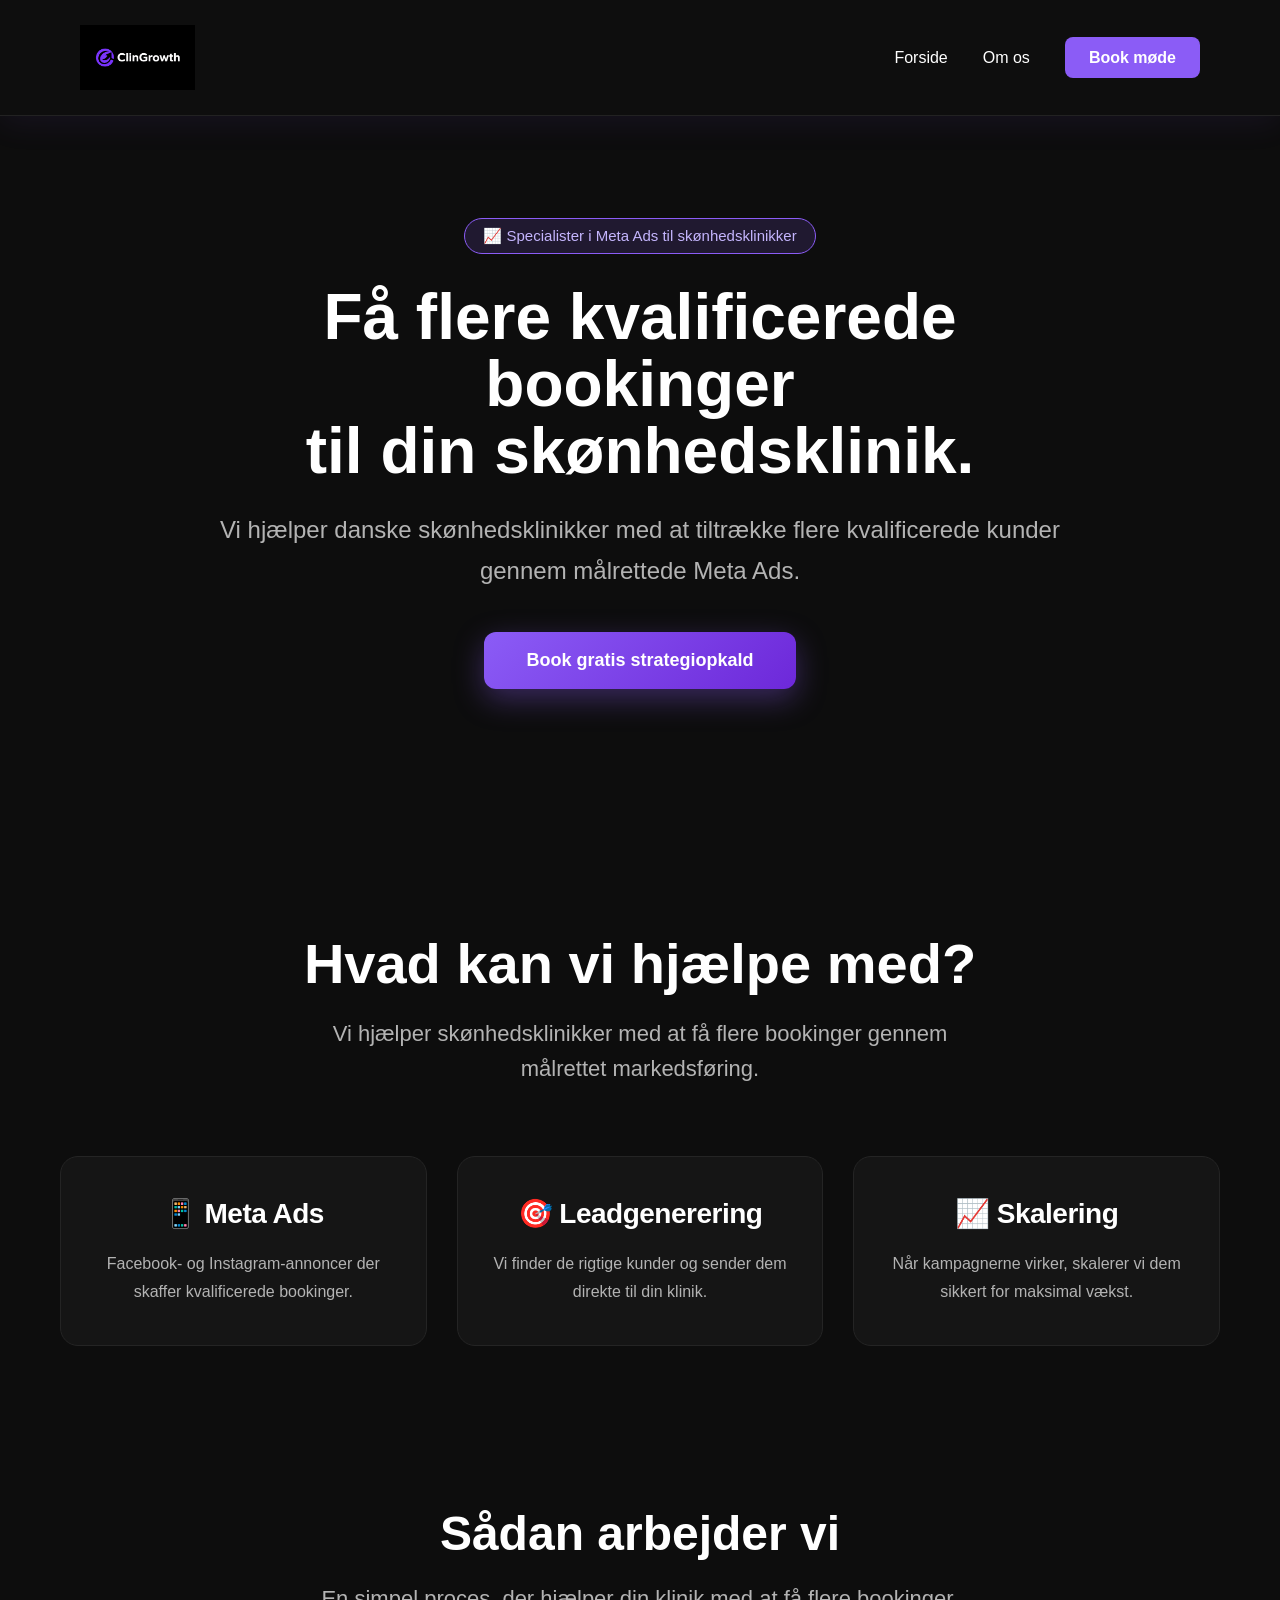
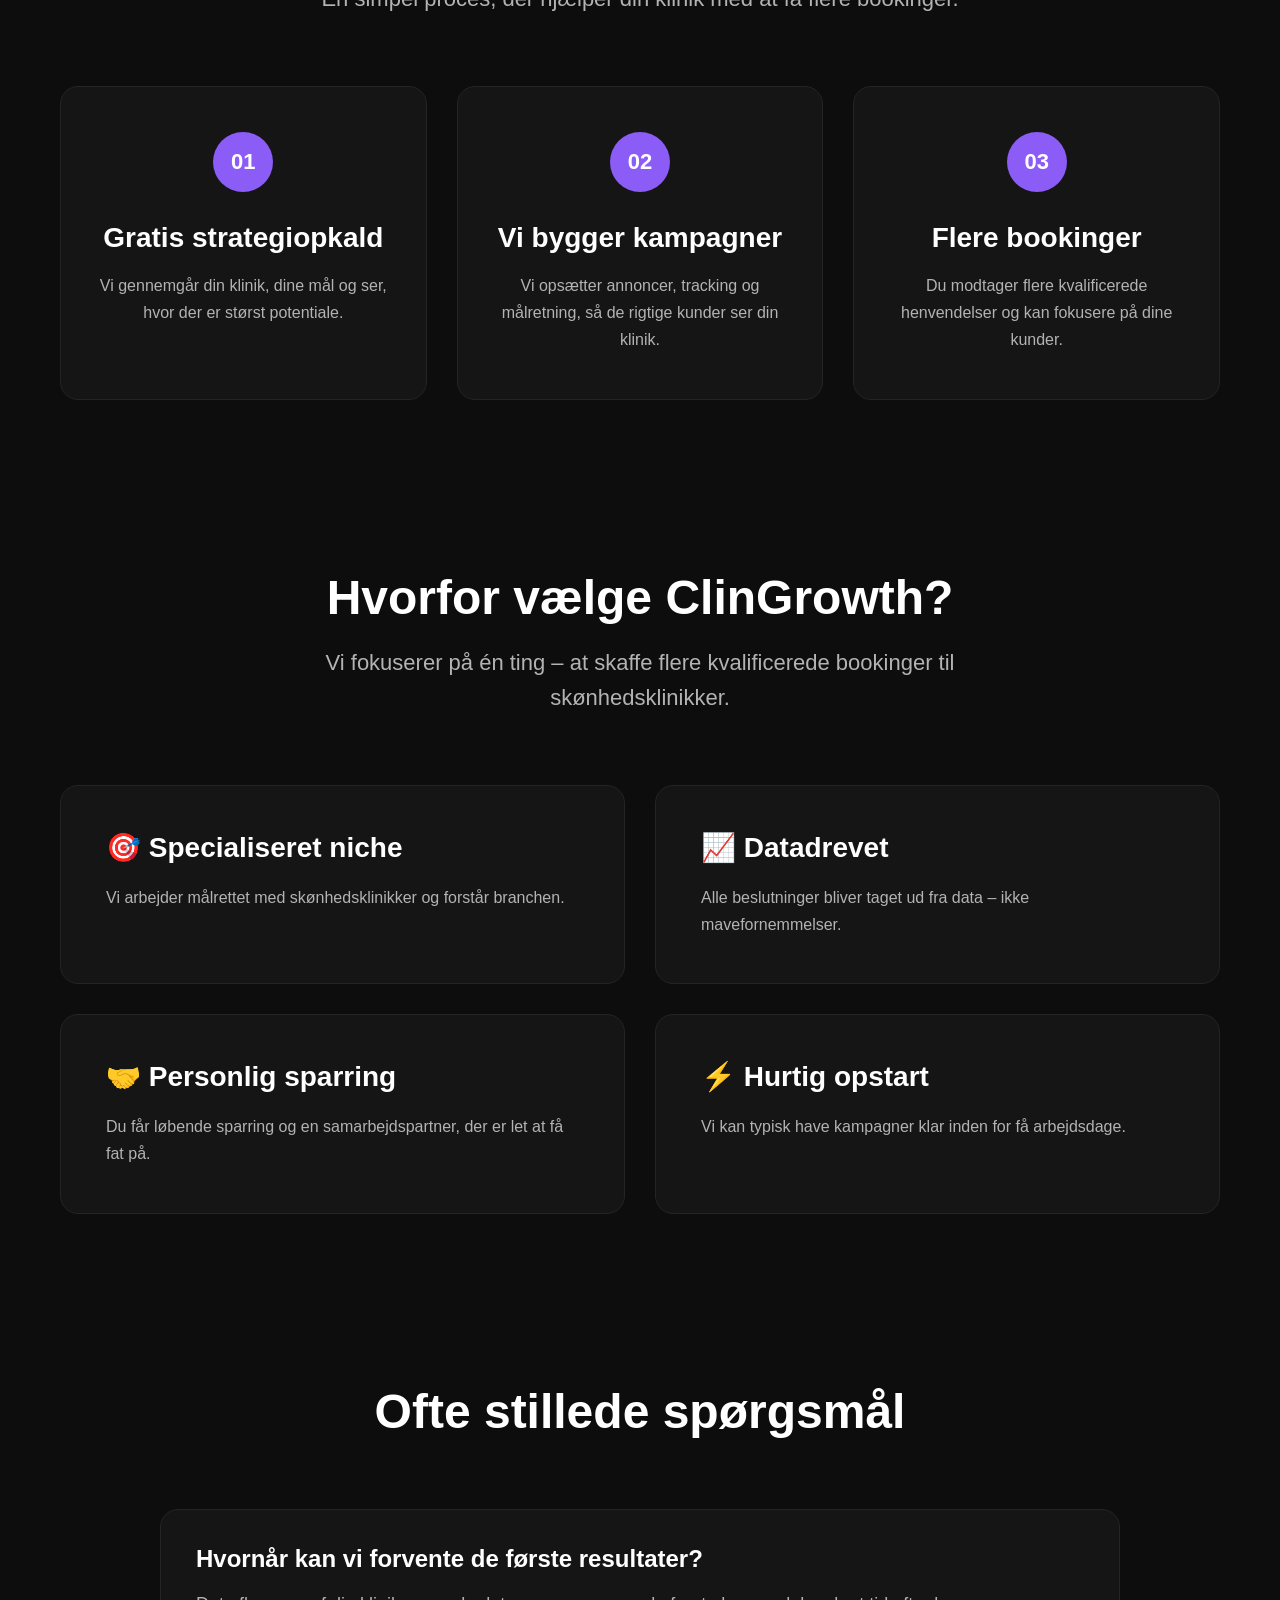
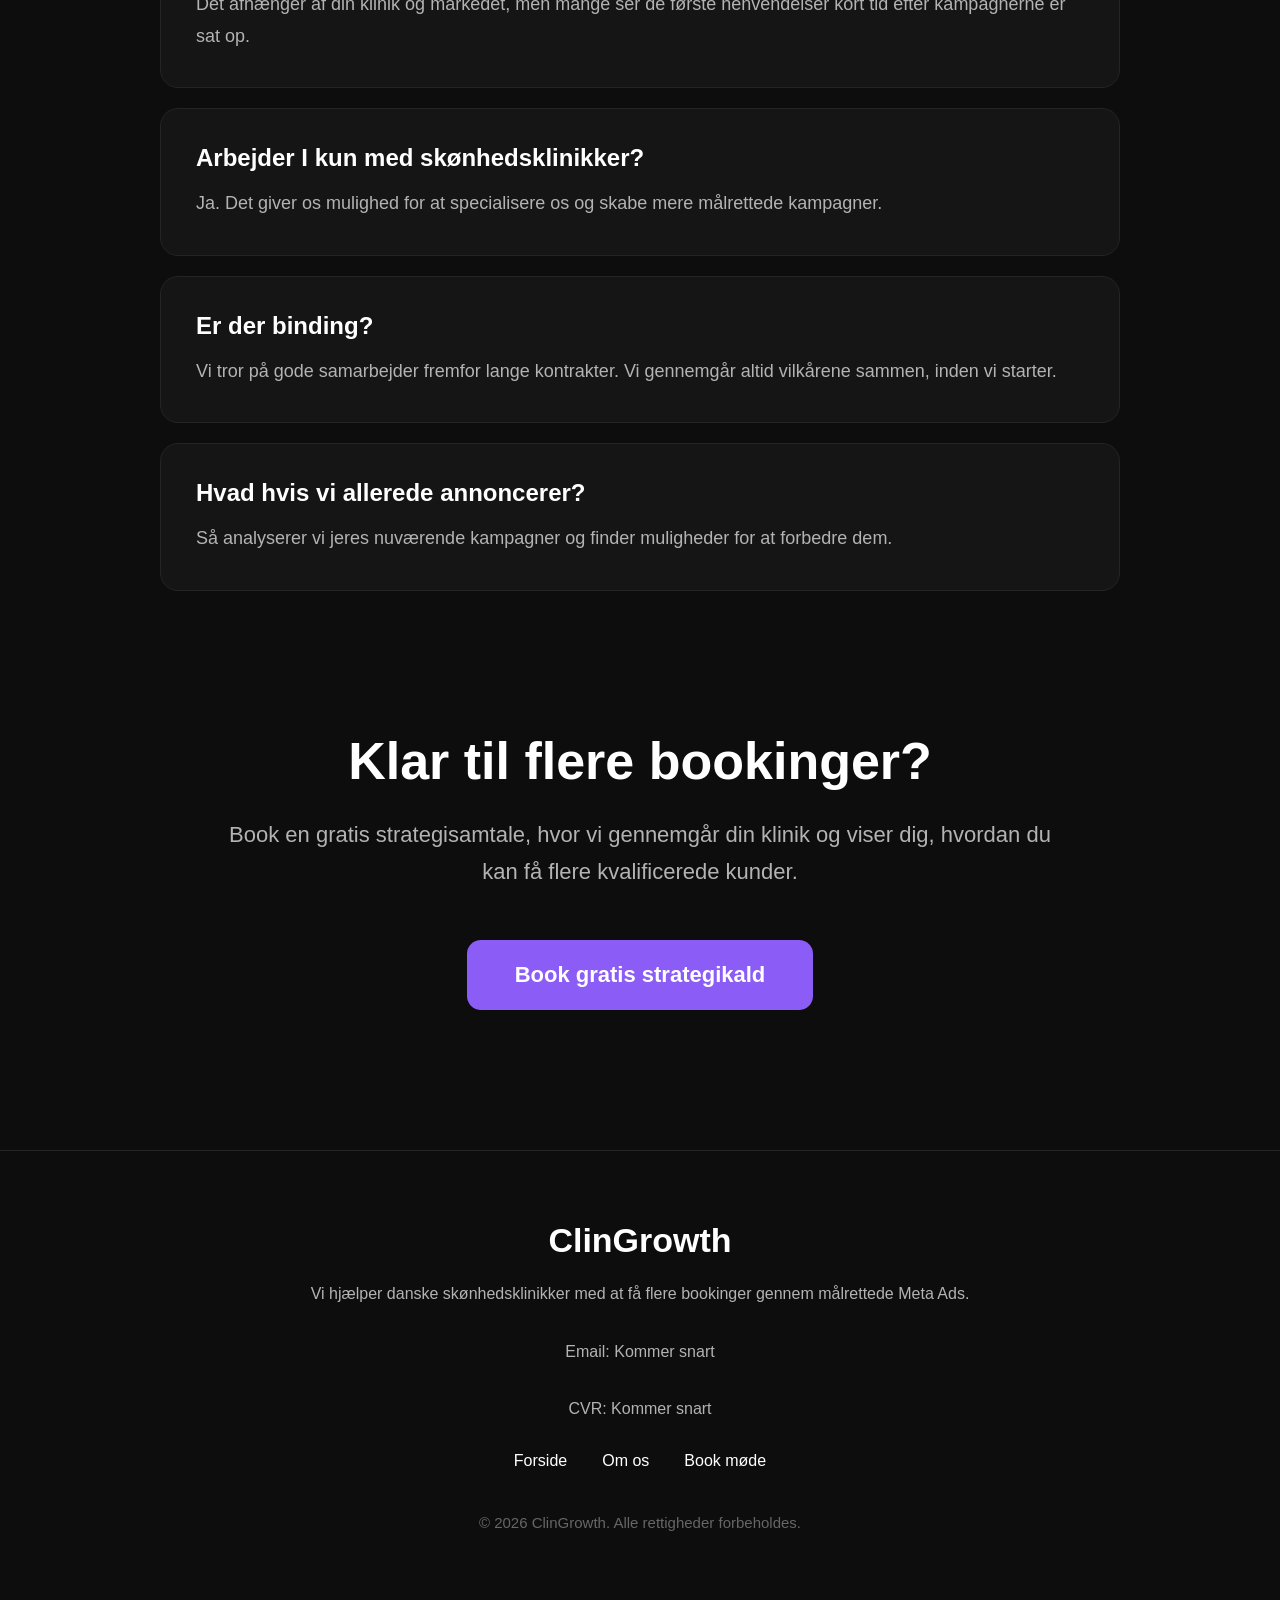
<file: index.html>
<!DOCTYPE html>
<html lang="da">
<head>
    <meta charset="UTF-8">
    <meta name="viewport" content="width=device-width, initial-scale=1.0">

    <title>ClinGrowth | Flere bookinger til din skønhedsklinik</title>

    <link rel="stylesheet" href="css/style.css">
</head>
<body>

    
<header>
    <nav class="navbar">
        <a href="index.html" class="logo">
            <img src="images/Logo.png" alt="ClinGrowth Logo">
        <ul class="nav-links">
            <li><a href="index.html">Forside</a></li>
            <li><a href="about.html">Om os</a></li>
            <li><a href="book.html" class="cta-btn">Book møde</a></li>
        </ul>
    </nav>
</header>
<section class="hero">
    <div class="hero-content">

        <p class="hero-tag">
            📈 Specialister i Meta Ads til skønhedsklinikker
        </p>

        <h1>
            Få flere kvalificerede bookinger<br>
            til din skønhedsklinik.
        </h1>

        <p class="hero-text">
            Vi hjælper danske skønhedsklinikker med at tiltrække flere kvalificerede kunder gennem målrettede Meta Ads.
        </p>

        <a href="book.html" class="hero-button">
            Book gratis strategiopkald
        </a>

    </div>
</section>
<section class="services">

    <h2>Hvad kan vi hjælpe med?</h2>

    <p class="services-subtitle">
        Vi hjælper skønhedsklinikker med at få flere bookinger gennem målrettet markedsføring.
    </p>

    <div class="service-grid">

        <div class="service-card">
            <h3>📱 Meta Ads</h3>
            <p>
                Facebook- og Instagram-annoncer der skaffer kvalificerede bookinger.
            </p>
        </div>

        <div class="service-card">
            <h3>🎯 Leadgenerering</h3>
            <p>
                Vi finder de rigtige kunder og sender dem direkte til din klinik.
            </p>
        </div>

        <div class="service-card">
            <h3>📈 Skalering</h3>
            <p>
                Når kampagnerne virker, skalerer vi dem sikkert for maksimal vækst.
            </p>
        </div>

    </div>

</section>
<section class="process">

    <h2>Sådan arbejder vi</h2>

    <p class="process-subtitle">
        En simpel proces, der hjælper din klinik med at få flere bookinger.
    </p>

    <div class="process-grid">

        <div class="process-card">
            <div class="number">01</div>

            <h3>Gratis strategiopkald</h3>

            <p>
                Vi gennemgår din klinik, dine mål og ser, hvor der er størst potentiale.
            </p>
        </div>

        <div class="process-card">
            <div class="number">02</div>

            <h3>Vi bygger kampagner</h3>

            <p>
                Vi opsætter annoncer, tracking og målretning, så de rigtige kunder ser din klinik.
            </p>
        </div>

        <div class="process-card">
            <div class="number">03</div>

            <h3>Flere bookinger</h3>

            <p>
                Du modtager flere kvalificerede henvendelser og kan fokusere på dine kunder.
            </p>
        </div>

    </div>

</section>
<section class="why">

    <h2>Hvorfor vælge ClinGrowth?</h2>

    <p class="why-subtitle">
        Vi fokuserer på én ting – at skaffe flere kvalificerede bookinger til skønhedsklinikker.
    </p>

    <div class="why-grid">

        <div class="why-card">
            <h3>🎯 Specialiseret niche</h3>
            <p>Vi arbejder målrettet med skønhedsklinikker og forstår branchen.</p>
        </div>

        <div class="why-card">
            <h3>📈 Datadrevet</h3>
            <p>Alle beslutninger bliver taget ud fra data – ikke mavefornemmelser.</p>
        </div>

        <div class="why-card">
            <h3>🤝 Personlig sparring</h3>
            <p>Du får løbende sparring og en samarbejdspartner, der er let at få fat på.</p>
        </div>

        <div class="why-card">
            <h3>⚡ Hurtig opstart</h3>
            <p>Vi kan typisk have kampagner klar inden for få arbejdsdage.</p>
        </div>

    </div>

</section>
<section class="faq">

    <h2>Ofte stillede spørgsmål</h2>

    <div class="faq-container">

        <div class="faq-item">
            <h3>Hvornår kan vi forvente de første resultater?</h3>

            <p>
                Det afhænger af din klinik og markedet, men mange ser de første henvendelser kort tid efter kampagnerne er sat op.
            </p>
        </div>

        <div class="faq-item">
            <h3>Arbejder I kun med skønhedsklinikker?</h3>

            <p>
                Ja. Det giver os mulighed for at specialisere os og skabe mere målrettede kampagner.
            </p>
        </div>

        <div class="faq-item">
            <h3>Er der binding?</h3>

            <p>
                Vi tror på gode samarbejder fremfor lange kontrakter. Vi gennemgår altid vilkårene sammen, inden vi starter.
            </p>
        </div>

        <div class="faq-item">
            <h3>Hvad hvis vi allerede annoncerer?</h3>

            <p>
                Så analyserer vi jeres nuværende kampagner og finder muligheder for at forbedre dem.
            </p>
        </div>

    </div>

</section>
<section class="cta-section">

    <h2>Klar til flere bookinger?</h2>

    <p>
        Book en gratis strategisamtale, hvor vi gennemgår din klinik
        og viser dig, hvordan du kan få flere kvalificerede kunder.
    </p>

    <a href="book.html" class="cta-large">
        Book gratis strategikald
    </a>

</section>
</section>

<footer>

    <h3>ClinGrowth</h3>

    <p>
        Vi hjælper danske skønhedsklinikker med at få flere bookinger gennem målrettede Meta Ads.
    </p>
    <p>Email: Kommer snart</p>
    <p>CVR: Kommer snart</p>

    <div class="footer-links">
        <a href="index.html">Forside</a>
        <a href="about.html">Om os</a>
        <a href="book.html">Book møde</a>
    </div>

    <p class="copyright">
        © 2026 ClinGrowth. Alle rettigheder forbeholdes.
    </p>

</footer>

<script src="js/script.js"></script>
</body>
</html>
</file>
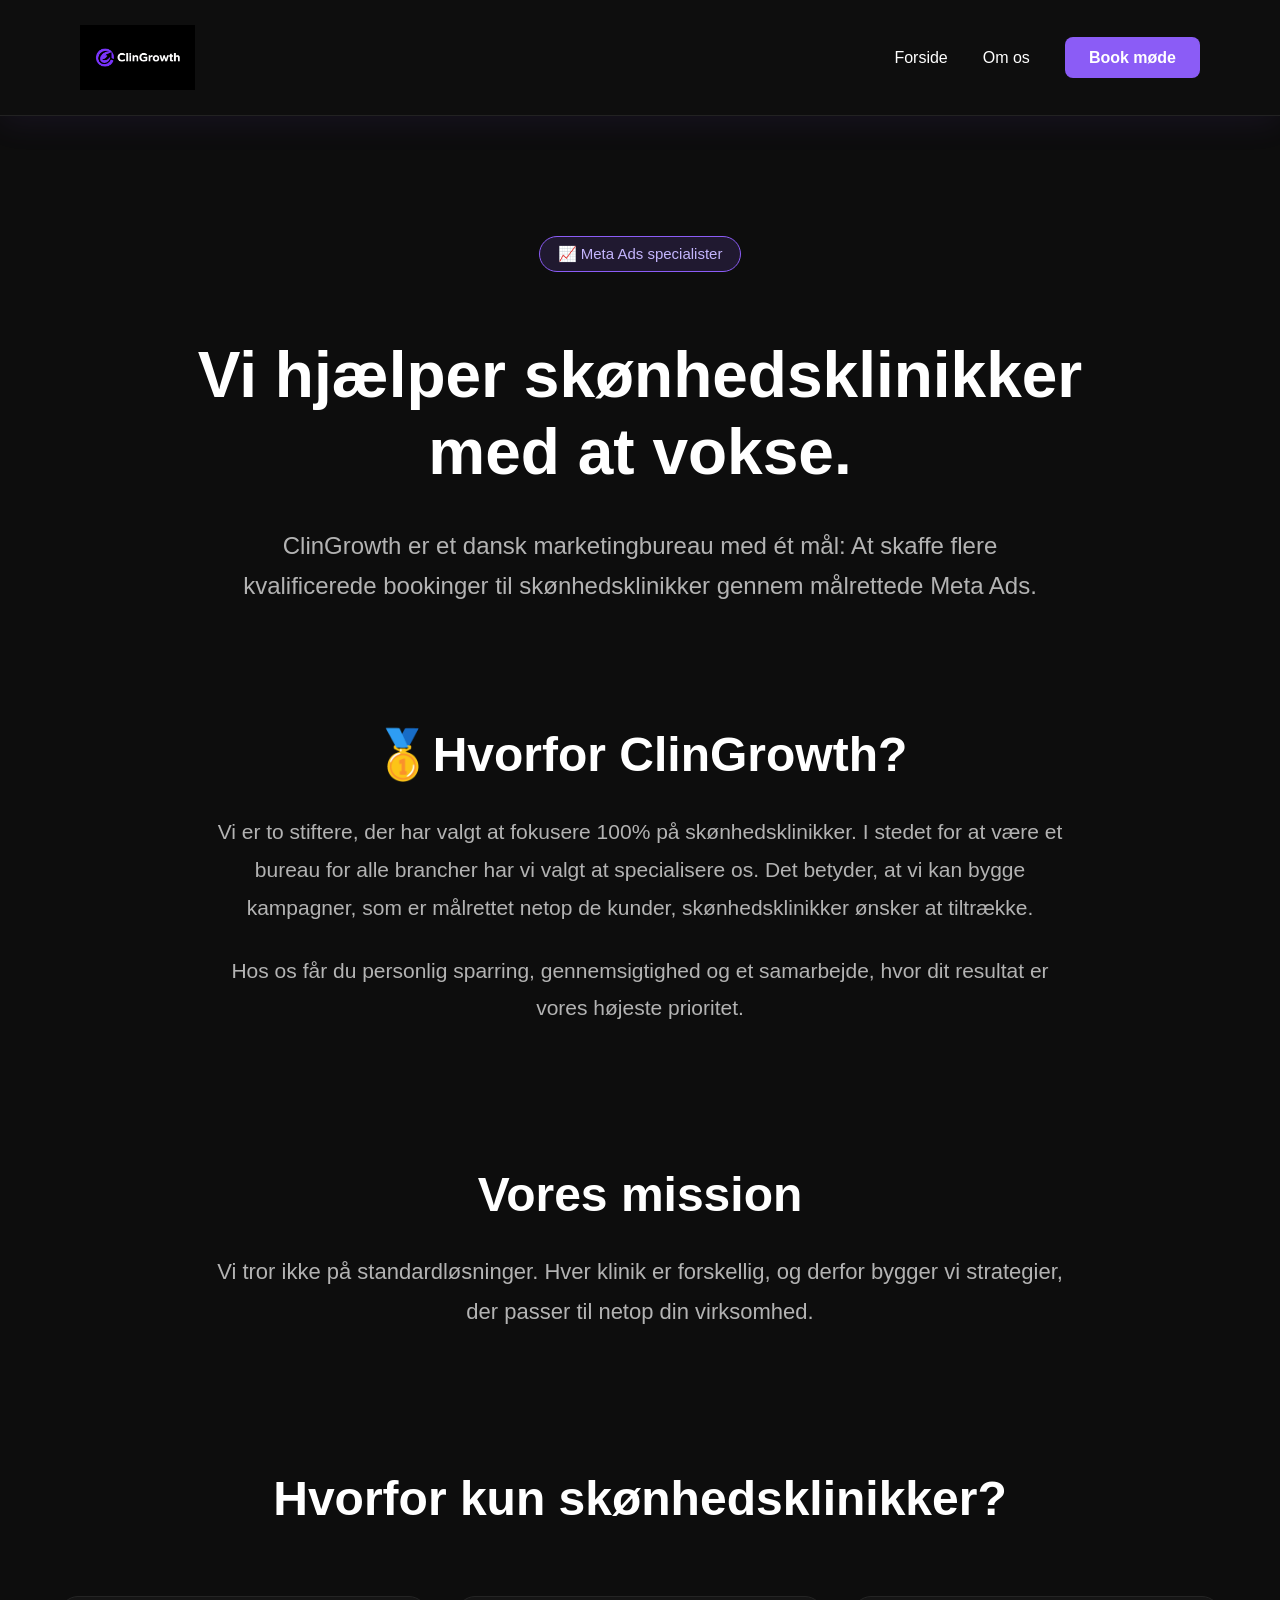
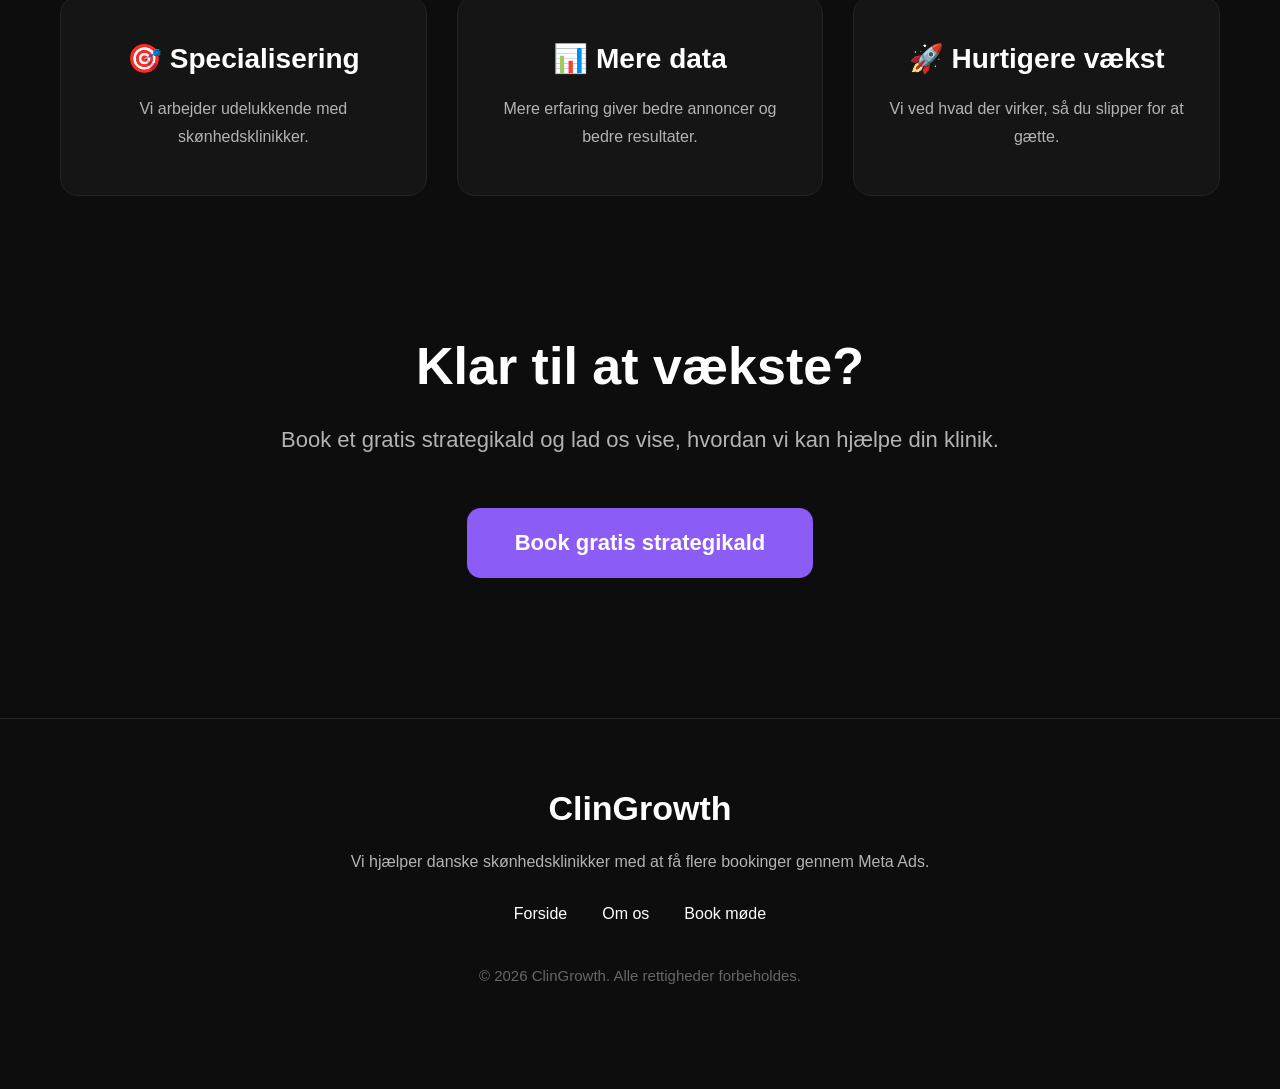
<file: about.html>
<!DOCTYPE html>
<html lang="da">
<head>
    <meta charset="UTF-8">
    <meta name="viewport" content="width=device-width, initial-scale=1.0">
    <title>Om os | ClinGrowth</title>

    <link rel="stylesheet" href="css/style.css">
</head>

<body>

<header>

    <nav class="navbar">

        <a href="index.html" class="logo">
    <img src="images/Logo.png" alt="ClinGrowth Logo">


        <ul class="nav-links">
            <li><a href="index.html">Forside</a></li>
            <li><a href="about.html">Om os</a></li>
            <li><a href="book.html" class="cta-btn">Book møde</a></li>
        </ul>

    </nav>

</header>


<section class="about-hero">

    <p class="hero-tag">
        📈 Meta Ads specialister
    </p>

    <h1>Vi hjælper skønhedsklinikker med at vokse.</h1>

    <p class="about-text">
        ClinGrowth er et dansk marketingbureau med ét mål:
        At skaffe flere kvalificerede bookinger til skønhedsklinikker
        gennem målrettede Meta Ads.
    </p>

</section>
<section class="founders">

    <h2>🥇Hvorfor ClinGrowth?</h2>

    <p>
        Vi er to stiftere, der har valgt at fokusere 100% på skønhedsklinikker.
        I stedet for at være et bureau for alle brancher har vi valgt at specialisere os. Det betyder, at vi kan bygge kampagner, som er målrettet netop de kunder, skønhedsklinikker ønsker at tiltrække.
    </p>

    <p>
        Hos os får du personlig sparring, gennemsigtighed og et samarbejde, hvor dit resultat er vores højeste prioritet.
    </p>

</section>


<section class="mission">

    <h2>Vores mission</h2>

    <p>
        Vi tror ikke på standardløsninger.
        Hver klinik er forskellig, og derfor bygger vi strategier,
        der passer til netop din virksomhed.
    </p>

</section>



<section class="values">

    <h2>Hvorfor kun skønhedsklinikker?</h2>

    <div class="value-grid">

        <div class="value-card">
            <h3>🎯 Specialisering</h3>
            <p>
                Vi arbejder udelukkende med skønhedsklinikker.
            </p>
        </div>

        <div class="value-card">
            <h3>📊 Mere data</h3>
            <p>
                Mere erfaring giver bedre annoncer og bedre resultater.
            </p>
        </div>

        <div class="value-card">
            <h3>🚀 Hurtigere vækst</h3>
            <p>
                Vi ved hvad der virker, så du slipper for at gætte.
            </p>
        </div>

    </div>

</section>



<section class="cta-section">

    <h2>Klar til at vækste?</h2>

    <p>
        Book et gratis strategikald og lad os vise,
        hvordan vi kan hjælpe din klinik.
    </p>

    <a href="book.html" class="cta-large">
        Book gratis strategikald
    </a>

</section>



<footer>

    <h3>ClinGrowth</h3>

    <p>
        Vi hjælper danske skønhedsklinikker med at få flere bookinger gennem Meta Ads.
    </p>

    <div class="footer-links">
        <a href="index.html">Forside</a>
        <a href="about.html">Om os</a>
        <a href="book.html">Book møde</a>
    </div>

    <p class="copyright">
        © 2026 ClinGrowth. Alle rettigheder forbeholdes.
    </p>

</footer>

<script src="js/script.js"></script>

</body>
</html>
</file>
<file: css/style.css>
* {
    margin: 0;
    padding: 0;
    box-sizing: border-box;
}

body {
    font-family: Arial, Helvetica, sans-serif;
    background-color: #0d0d0d;
    color: white;
}

header {
    position: sticky;
    top: 0;
    z-index: 1000;
    transition: all 0.3s ease;

    background: rgba(15, 15, 15, 0.9);
    backdrop-filter: blur(12px);
    border-bottom: 1px solid #222;
    box-shadow: 0 8px 30px rgba(139, 92, 246, 0.08);
}

.navbar {
    max-width: 1200px;
    margin: 0 auto;
    padding: 25px 40px;

    display: flex;
    justify-content: space-between;
    align-items: center;
}

.logo {
    display: flex;
    align-items: center;
}

.logo img {
    height: 65px;
    width: auto;
    display: block;
    transition: transform 0.3s ease;
}

.logo img:hover {
    transform: scale(1.05);
}

.nav-links {
    display: flex;
    list-style: none;
    gap: 35px;
    align-items: center;
}

.nav-links a {
    color: white;
    text-decoration: none;
    transition: 0.3s;
}

.nav-links a:hover {
    color: #8b5cf6;
}

.cta-btn {
    background: #8b5cf6;
    padding: 12px 24px;
    border-radius: 8px;
    font-weight: bold;
}

.cta-btn:hover {
    background: #7c3aed;
    color: white !important;
}

/* HERO */

.hero {
    min-height: 75vh;
    display: flex;
    justify-content: center;
    align-items: center;
    text-align: center;
    padding: 0 20px;
}

.hero-content {
    max-width: 900px;
}

.hero-tag {
    display: inline-block;
    background: rgba(139,92,246,0.15);
    border: 1px solid #8b5cf6;
    color: #c4b5fd;
    padding: 8px 18px;
    border-radius: 30px;
    margin-bottom: 30px;
    font-size: 15px;
}

.hero h1 {
    font-size: 64px;
    line-height: 1.05;
    margin-bottom: 25px;
}

.hero-text {
    font-size: 24px;
    color: #b3b3b3;
    line-height: 1.7;
    margin-bottom: 40px;
}

.hero-button {
    display: inline-block;
    background: linear-gradient(135deg, #8b5cf6, #6d28d9);
    color: white;
    text-decoration: none;
    padding: 18px 42px;
    border-radius: 12px;
    font-size: 18px;
    font-weight: bold;
    transition: all 0.3s ease;
    box-shadow: 0 10px 30px rgba(139,92,246,0.35);
}

.hero-button:hover {
    transform: translateY(-3px);
    box-shadow: 0 15px 40px rgba(139,92,246,0.5);
}

.hero-button:hover {
    background: #7c3aed;
}

/* STATS */

.stats {
    max-width: 1000px;
    margin: 100px auto;
    display: flex;
    justify-content: space-between;
    gap: 30px;
    padding: 0 20px;
}

.stat-box {
    flex: 1;
    background: #151515;
    border: 1px solid #242424;
    border-radius: 16px;
    padding: 40px 20px;
    text-align: center;
    transition: 0.3s;
}

.stat-box:hover {
    transform: translateY(-8px);
    border-color: #8b5cf6;
}

.stat-box h2 {
    font-size: 48px;
    color: #8b5cf6;
    margin-bottom: 12px;
}

.stat-box p {
    color: #b3b3b3;
    font-size: 18px;
}

/* SERVICES */

.services{
    max-width:1200px;
    margin:140px auto;
    padding:0 20px;
    text-align:center;
}

.services h2{
    font-size:56px;
    margin-bottom:20px;
}

.services-subtitle{
    color:#b3b3b3;
    font-size:22px;
    max-width:700px;
    margin:0 auto 70px;
    line-height:1.6;
}

.service-grid{
    display:grid;
    grid-template-columns:repeat(3,1fr);
    gap:30px;
}

.service-card{
    background:#151515;
    border:1px solid #242424;
    border-radius:18px;
    padding:40px 30px;
    transition: transform 0.3s ease,
            border-color 0.3s ease,
            box-shadow 0.3s ease;
            overflow: hidden;
}

.service-card:hover{
    transform:translateY(-8px);
    border-color:#8b5cf6;
    box-shadow: 0 20px 40px rgba(139, 92, 246, 0.15);
}

.service-card h3{
    font-size:28px;
    margin-bottom:20px;
    letter-spacing: -0.5px;
}

.service-card p{
    color:#b3b3b3;
    line-height:1.7;
}

/* PROCESS */

.process{
    max-width:1200px;
    margin:160px auto;
    padding:0 20px;
    text-align:center;
}

.process h2{
    font-size:48px;
    margin-bottom:20px;
}

.process-subtitle{
    color:#b3b3b3;
    font-size:22px;
    max-width:700px;
    margin:0 auto 70px;
    line-height:1.6;
}

.process-grid{
    display:grid;
    grid-template-columns:repeat(3,1fr);
    gap:30px;
}

.process-card{
    background:#151515;
    border:1px solid #242424;
    border-radius:18px;
    padding:45px 35px;
    transition: transform 0.3s ease,
            border-color 0.3s ease,
            box-shadow 0.3s ease;
}

.process-card:hover{
    transform:translateY(-8px);
    border-color:#8b5cf6;
    box-shadow: 0 20px 40px rgba(139, 92, 246, 0.15);
}

.number{
    width:60px;
    height:60px;
    margin:0 auto 30px;

    border-radius:50%;
    background:#8b5cf6;

    display:flex;
    justify-content:center;
    align-items:center;

    font-size:22px;
    font-weight:bold;
}

.process-card h3{
    font-size:28px;
    margin-bottom:18px;
}

.process-card p{
    color:#b3b3b3;
    line-height:1.7;
}

/* WHY */

.why{
    max-width:1200px;
    margin:170px auto;
    padding:0 20px;
    text-align:center;
}

.why h2{
    font-size:48px;
    margin-bottom:20px;
}

.why-subtitle{
    max-width:700px;
    margin:0 auto 70px;
    color:#b3b3b3;
    font-size:22px;
    line-height:1.6;
}

.why-grid{
    display:grid;
    grid-template-columns:repeat(2,1fr);
    gap:30px;
}

.why-card{
    background:#151515;
    border:1px solid #242424;
    border-radius:18px;
    padding:45px;
    text-align:left;
    transition: transform 0.3s ease,
            border-color 0.3s ease,
            box-shadow 0.3s ease;
}

.why-card:hover{
    transform:translateY(-8px);
    border-color:#8b5cf6;
    box-shadow: 0 20px 40px rgba(139, 92, 246, 0.15);
}

.why-card h3{
    font-size:28px;
    margin-bottom:20px;
}

.why-card p{
    color:#b3b3b3;
    line-height:1.7;
}

/* CTA */

.cta-section{
    max-width:900px;
    margin:140px auto;
    text-align:center;
    padding:0 20px;
}

.cta-section h2{
    font-size:52px;
    margin-bottom:25px;
}

.cta-section p{
    color:#b3b3b3;
    font-size:22px;
    line-height:1.7;
    margin-bottom:50px;
}

.cta-large{
    display:inline-block;
    background:#8b5cf6;
    color:white;
    text-decoration:none;
    padding:22px 48px;
    border-radius:14px;
    font-size:22px;
    font-weight:bold;
    transition: transform 0.3s ease,
            border-color 0.3s ease,
            box-shadow 0.3s ease;
}

.cta-large:hover{
    background:#7c3aed;
    transform:translateY(-4px);
    box-shadow:0 18px 35px rgba(139,92,246,.35);
}

/* FOOTER */

footer{
    margin-top:140px;
    padding:70px 20px;
    border-top:1px solid #242424;
    text-align:center;
}

footer h3{
    font-size:34px;
    margin-bottom:20px;
}

footer p{
    color:#b3b3b3;
    max-width:700px;
    margin:0 auto 30px;
    line-height:1.7;
}

.footer-links{
    display:flex;
    justify-content:center;
    gap:35px;
    margin-bottom:40px;
}

.footer-links a{
    color:white;
    text-decoration:none;
}

.footer-links a:hover{
    color:#8b5cf6;
}

.copyright{
    color:#666;
    font-size:15px;
}

/* ABOUT HERO */

.about-hero{
    max-width:1000px;
    margin:120px auto;
    padding:0 20px;
    text-align:center;
}

.about-hero h1{
    font-size:64px;
    margin:35px 0;
    line-height:1.2;
}

.about-text{
    max-width:850px;
    margin:0 auto;
    color:#b3b3b3;
    font-size:24px;
    line-height:1.7;
}

.founders {
    max-width: 900px;
    margin: 120px auto;
    padding: 0 20px;
    text-align: center;
}

.founders h2 {
    font-size: 48px;
    margin-bottom: 30px;
}

.founders p {
    font-size: 21px;
    color: #b3b3b3;
    line-height: 1.8;
    margin-bottom: 25px;
}

/* MISSION */

.mission{
    max-width:900px;
    margin:140px auto;
    text-align:center;
    padding:0 20px;
}

.mission h2{
    font-size:48px;
    margin-bottom:30px;
}

.mission p{
    color:#b3b3b3;
    font-size:22px;
    line-height:1.8;
}



/* VALUES */

.values{
    max-width:1200px;
    margin:140px auto;
    padding:0 20px;
    text-align:center;
}

.values h2{
    font-size:48px;
    margin-bottom:70px;
}

.value-grid{
    display:grid;
    grid-template-columns:repeat(3,1fr);
    gap:30px;
}

.value-card{
    background:#151515;
    border:1px solid #242424;
    border-radius:18px;
    padding:45px 35px;
    transition: transform 0.3s ease,
            border-color 0.3s ease,
            box-shadow 0.3s ease;
}

.value-card:hover{
    transform:translateY(-8px);
    border-color:#8b5cf6;
}

.value-card h3{
    font-size:28px;
    margin-bottom:20px;
}

.value-card p{
    color:#b3b3b3;
    line-height:1.7;
}

.active{
    color:#8b5cf6 !important;
    font-weight:bold;
}

.scrolled {
    background: rgba(13, 13, 13, 0.9);
    backdrop-filter: blur(12px);
    border-bottom: 1px solid #242424;
    transition: all 0.3s ease;
}

/* MOBILE */

@media (max-width: 768px) {

    .navbar{
        padding:20px;
    }

    .nav-links{
    gap:12px;
}

.nav-links a{
    font-size:15px;
}

.cta-btn{
    padding:10px 16px;
    font-size:14px;
}

    .logo{
        font-size:18px;
    }

    .hero h1{
    font-size:42px;
    line-height:1.15;
}

    .hero-text{
        font-size:20px;
    }

    .stats,
    .service-grid,
    .process-grid,
    .why-grid,
    .value-grid{
        grid-template-columns:1fr;
    }

}

/* FAQ */

.faq{
    max-width:1000px;
    margin:140px auto;
    padding:0 20px;
}

.faq h2{
    text-align:center;
    font-size:48px;
    margin-bottom:70px;
}

.faq-container{
    display:flex;
    flex-direction:column;
    gap:20px;
}

.faq-item{
    background:#151515;
    border:1px solid #242424;
    border-radius:18px;
    padding:35px;
    transition: transform 0.3s ease,
            border-color 0.3s ease,
            box-shadow 0.3s ease;
}

.faq-item:hover{
    border-color:#8b5cf6;
    transform:translateY(-4px);
    box-shadow: 0 20px 40px rgba(139, 92, 246, 0.15);
}

.faq-item h3{
    font-size:24px;
    margin-bottom:15px;
}

.faq-item p{
    color:#b3b3b3;
    line-height:1.8;
    font-size:18px;
}

/* BOOKING */

.booking{
    max-width:800px;
    margin:120px auto;
    padding:0 20px;
}

.booking-content{
    background:#151515;
    border:1px solid #242424;
    border-radius:20px;
    padding:60px;
}

.booking h1{
    text-align:center;
    font-size:52px;
    margin-bottom:20px;
}

.booking p{
    text-align:center;
    color:#b3b3b3;
    font-size:20px;
    line-height:1.7;
    margin-bottom:50px;
}

.booking-form{
    display:flex;
    flex-direction:column;
    gap:20px;
}

.booking-form input,
.booking-form textarea{

    background:#0d0d0d;
    border:1px solid #2d2d2d;
    color:white;

    padding:18px;

    border-radius:12px;

    font-size:17px;

    outline:none;

    transition:.3s;

}

.booking-form input:focus,
.booking-form textarea:focus{

    border-color:#8b5cf6;

}

.booking-form button{

    background:#8b5cf6;

    color:white;

    border:none;

    padding:20px;

    border-radius:12px;

    font-size:18px;

    font-weight:bold;

    cursor:pointer;

    transition:.3s;

}

.booking-form button:hover{

    background:#7c3aed;

    transform:translateY(-3px);

}
</file>
